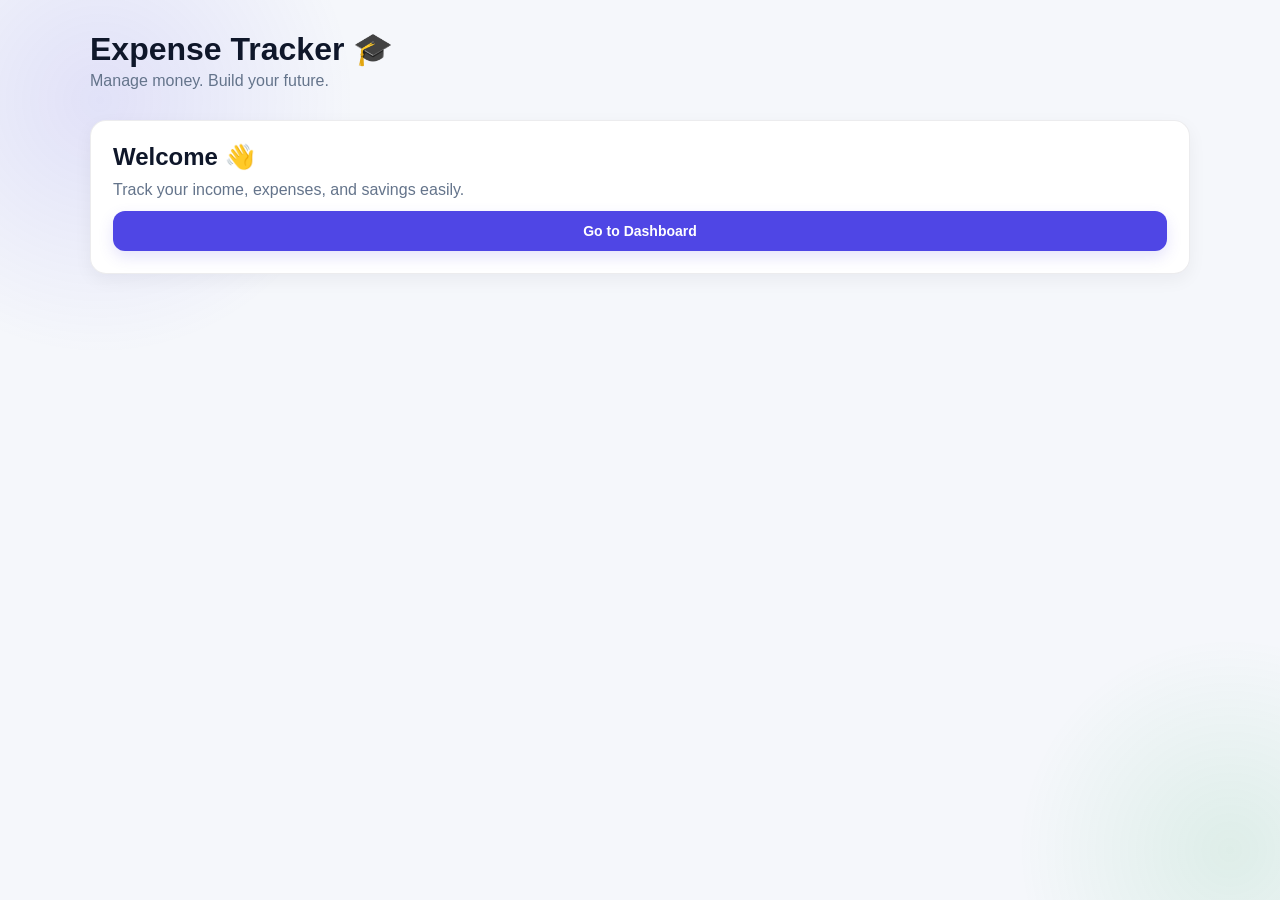
<file: index.html>
<!DOCTYPE html>
<html>
<head>
  <title>Expense Tracker</title>
  <link rel="stylesheet" href="index.css">
</head>

<body>

<div class="app">

  <header>
    <div>
      <h1>Expense Tracker 🎓</h1>
      <p>Manage money. Build your future.</p>
    </div>
  </header>

  <div class="panel">

    <h2>Welcome 👋</h2>

    <p style="color:#64748b; margin-top:10px;">
      Track your income, expenses, and savings easily.
    </p>

    <a href="dashboard.html">
      <button>Go to Dashboard</button>
    </a>

  </div>

</div>

</body>
</html>
</file>
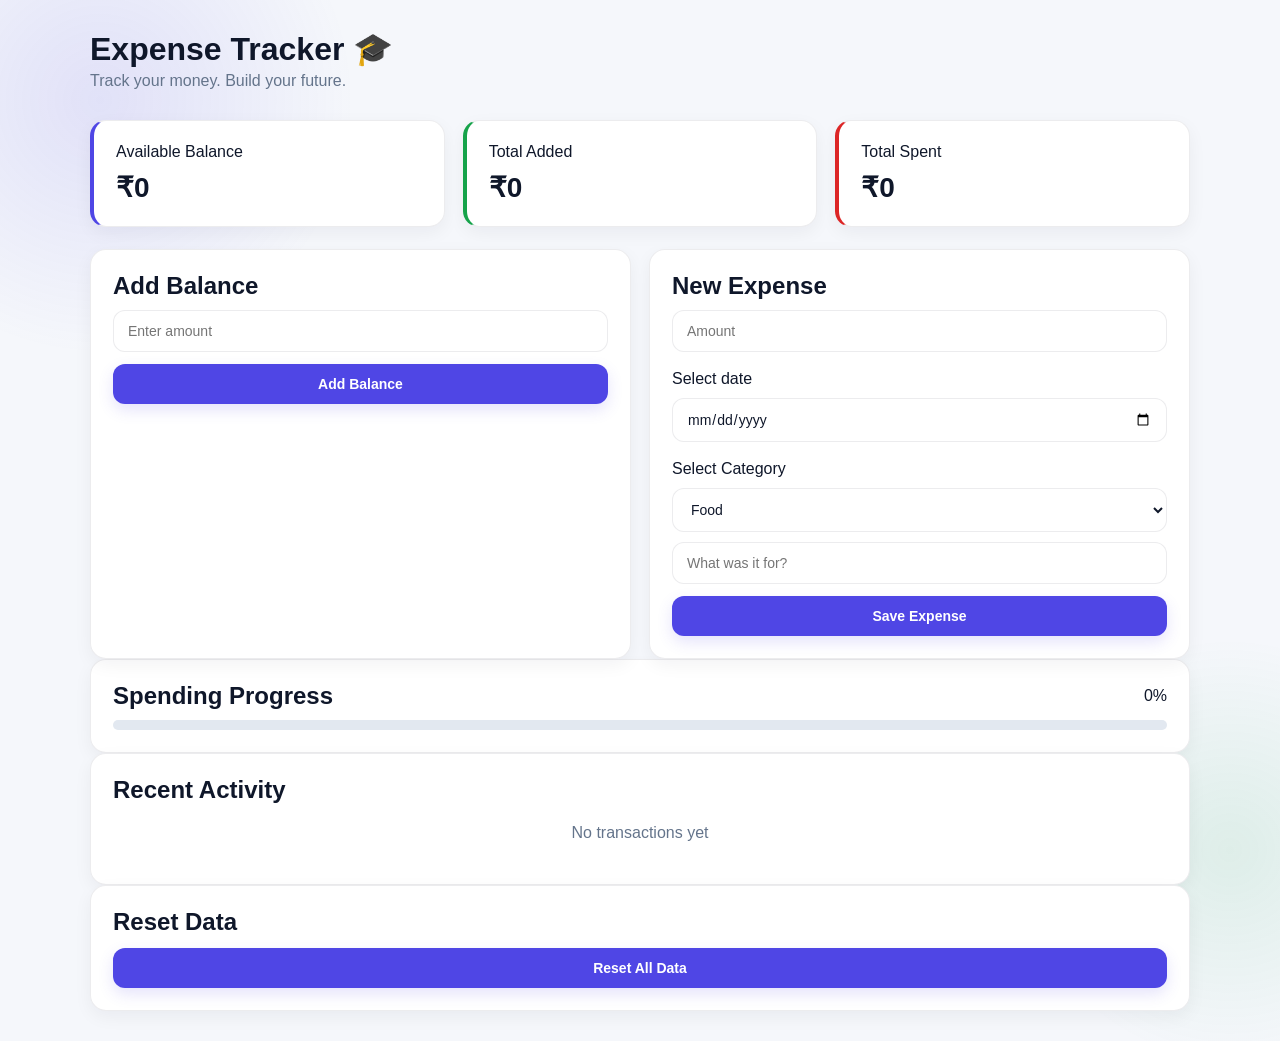
<file: dashboard.html>
<!DOCTYPE html>
<html lang="en">
<head>
  <meta charset="UTF-8" />
  <meta name="viewport" content="width=device-width, initial-scale=1.0"/>

  <title>Expense Tracker</title>

  <link rel="stylesheet" href="index.css">
</head>

<body>

<div class="app">

  <!-- HEADER -->
  <header>
    <div>
      <h1>Expense Tracker 🎓</h1>
      <p>Track your money. Build your future.</p>
    </div>
  </header>

  <!-- DASHBOARD -->
  <section class="dashboard">

    <div class="card balance">
      <p>Available Balance</p>
      <h2 id="balance">₹0</h2>
    </div>

    <div class="card income">
      <p>Total Added</p>
      <h2 id="income">₹0</h2>
    </div>

    <div class="card expense">
      <p>Total Spent</p>
      <h2 id="expense">₹0</h2>
    </div>

  </section>

  <!-- INPUT SECTION -->
  <div class="grid">

    <!-- ADD BALANCE -->
    <div class="panel">
      <h2>Add Balance</h2>

      <input type="number" id="money" placeholder="Enter amount" />

      <button onclick="addMoney()">Add Balance</button>
    </div>

    <!-- ADD EXPENSE -->
    <div class="panel">
      <h2>New Expense</h2>

      <input type="number" id="amount" placeholder="Amount" /><br> <br>
<label for="expenseDate">Select date</label> <br>
      <input type="date" id="expenseDate" />
<br> <br> <label for="expenseDate">Select Category</label> <br>
      <select id="category">
       
        <option> Food</option>
        <option> Fees</option>
        <option> Travel</option>
        <option> Shopping</option>
        <option> Entertainment</option>
        <option> Other</option>
      </select>

      <input id="note" placeholder="What was it for?" />

      <button onclick="addExpense()">Save Expense</button>
    </div>

  </div>

  <!-- SAVINGS GOAL -->
  <div class="panel">
    <div class="goal-title">
      <h2>Spending Progress</h2>
      <span id="goalText">0%</span>
    </div>

    <div class="progress">
      <div id="progressBar"></div>
    </div>
  </div>

  <!-- TRANSACTIONS -->
  <div class="panel">
    <h2>Recent Activity</h2>

    <div id="transactions">
      <p class="empty">No transactions yet</p>
    </div>
  </div>

  <!-- RESET -->
  <div class="panel">
    <h2>Reset Data</h2>

    <button onclick="resetData()">Reset All Data</button>
  </div>

</div>

<script src="index.js"></script>

</body>
</html>
</file>
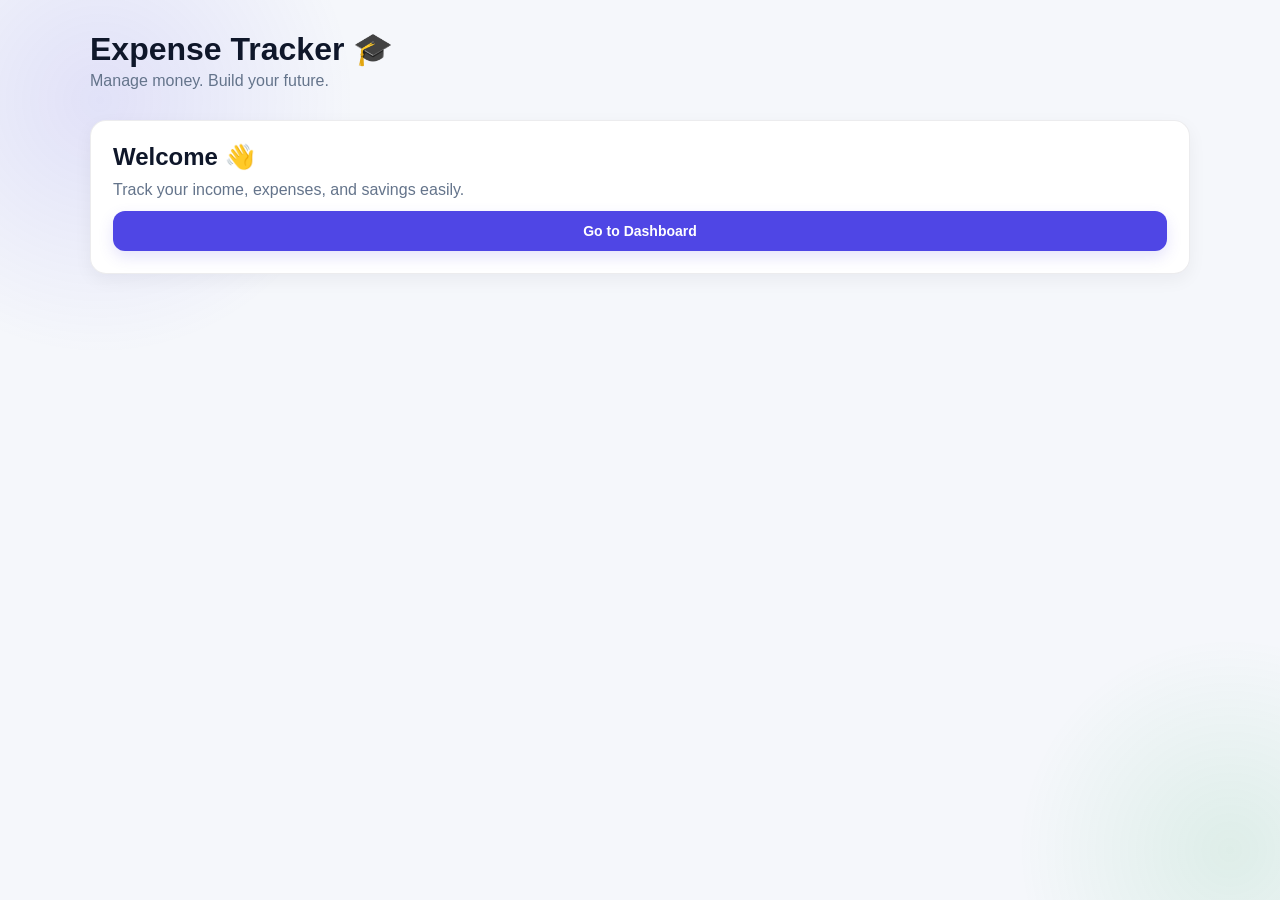
<file: index.html.html>
<!DOCTYPE html>
<html>
<head>
  <title>Expense Tracker</title>
  <link rel="stylesheet" href="index.css">
</head>

<body>

<div class="app">

  <header>
    <div>
      <h1>Expense Tracker 🎓</h1>
      <p>Manage money. Build your future.</p>
    </div>
  </header>

  <div class="panel">

    <h2>Welcome 👋</h2>

    <p style="color:#64748b; margin-top:10px;">
      Track your income, expenses, and savings easily.
    </p>

    <a href="dashboard.html">
      <button>Go to Dashboard</button>
    </a>

  </div>

</div>

</body>
</html>
</file>
<file: index.css>
/* ═══════════════════════════════════════
   Modern Finance Dashboard - LIGHT THEME
═══════════════════════════════════════ */

/* Variables */
:root{
  --bg:#f5f7fb;
  --card:#ffffff;
  --card-hover:#f0f4ff;

  --text:#0f172a;
  --muted:#64748b;

  --primary:#4f46e5;
  --primary-hover:#4338ca;

  --success:#16a34a;
  --danger:#dc2626;
  --warning:#f59e0b;

  --border:rgba(15, 23, 42, 0.08);

  --radius:16px;
}

/* Reset */
*{
  margin:0;
  padding:0;
  box-sizing:border-box;
  font-family:Inter, sans-serif;
}

/* Body */
body{
  min-height:100vh;
  background:var(--bg);
  color:var(--text);
  padding:30px;
}

/* Soft background shapes */
body::before{
  content:"";
  position:fixed;
  width:600px;
  height:600px;
  background:radial-gradient(circle, rgba(79,70,229,0.12), transparent 60%);
  top:-200px;
  left:-200px;
  z-index:-1;
}

body::after{
  content:"";
  position:fixed;
  width:500px;
  height:500px;
  background:radial-gradient(circle, rgba(22,163,74,0.10), transparent 60%);
  bottom:-200px;
  right:-200px;
  z-index:-1;
}

/* Layout */
.app{
  max-width:1100px;
  margin:auto;
}

/* Header */
header{
  display:flex;
  justify-content:space-between;
  align-items:center;
  flex-wrap:wrap;
  gap:15px;
  margin-bottom:30px;
}

header h1{
  font-size:32px;
  font-weight:800;
  color:var(--text);
}

header p{
  color:var(--muted);
  margin-top:4px;
}

/* Streak badge */
.streak{
  background:var(--card);
  border:1px solid var(--border);
  padding:10px 16px;
  border-radius:999px;
  font-weight:600;
  color:var(--success);
  box-shadow:0 4px 10px rgba(0,0,0,0.03);
}

/* Dashboard */
.dashboard{
  display:grid;
  grid-template-columns:repeat(auto-fit,minmax(240px,1fr));
  gap:18px;
}

/* Cards */
.card,
.panel{
  background:var(--card);
  border:1px solid var(--border);
  border-radius:var(--radius);
  padding:22px;
  transition:0.2s ease;
  box-shadow:0 6px 18px rgba(15,23,42,0.05);
}

.card:hover,
.panel:hover{
  transform:translateY(-4px);
  background:var(--card-hover);
  box-shadow:0 10px 25px rgba(15,23,42,0.08);
}

/* Card values */
.card h2{
  font-size:28px;
  margin-top:10px;
  font-weight:800;
}

/* Accent cards */
.balance{
  border-left:4px solid var(--primary);
}

.income{
  border-left:4px solid var(--success);
}

.expense{
  border-left:4px solid var(--danger);
}

/* Grid */
.grid{
  display:grid;
  grid-template-columns:1fr 1fr;
  gap:18px;
  margin-top:22px;
}

/* Inputs */
input,
select{
  width:100%;
  padding:12px 14px;
  margin-top:10px;
  background:var(--card);
  border:1px solid var(--border);
  border-radius:12px;
  color:var(--text);
  font-size:14px;
  outline:none;
  transition:0.2s;
}

input:focus,
select:focus{
  border-color:var(--primary);
  box-shadow:0 0 0 3px rgba(79,70,229,0.12);
}

/* Select */
select option{
  background:white;
  color:black;
}

/* Button */
button{
  width:100%;
  padding:12px 14px;
  margin-top:12px;
  border:none;
  border-radius:12px;
  cursor:pointer;
  font-size:14px;
  font-weight:700;
  background:var(--primary);
  color:white;
  transition:0.2s;
  box-shadow:0 6px 15px rgba(79,70,229,0.15);
}

button:hover{
  background:var(--primary-hover);
  transform:translateY(-2px);
  box-shadow:0 10px 20px rgba(79,70,229,0.25);
}

/* Progress */
.goal-title{
  display:flex;
  justify-content:space-between;
  align-items:center;
  margin-bottom:10px;
}

.progress{
  height:10px;
  background:#e2e8f0;
  border-radius:999px;
  overflow:hidden;
}

#progressBar{
  height:100%;
  width:0;
  background:linear-gradient(90deg,var(--primary),var(--success));
  transition:width 0.5s ease;
}

/* Transactions */
.transaction{
  display:flex;
  justify-content:space-between;
  align-items:center;
  padding:14px 16px;
  margin-top:10px;
  background:var(--card);
  border:1px solid var(--border);
  border-radius:12px;
  transition:0.2s;
  box-shadow:0 4px 10px rgba(15,23,42,0.04);
}

.transaction:hover{
  transform:translateX(4px);
  background:#f8fafc;
}

.in{
  color:var(--success);
  font-weight:700;
}

.out{
  color:var(--danger);
  font-weight:700;
}

.empty{
  text-align:center;
  padding:20px;
  color:var(--muted);
}

/* Responsive */
@media(max-width:768px){
  .grid{
    grid-template-columns:1fr;
  }

  header{
    flex-direction:column;
    align-items:flex-start;
  }

  body{
    padding:18px;
  }
}
</file>
